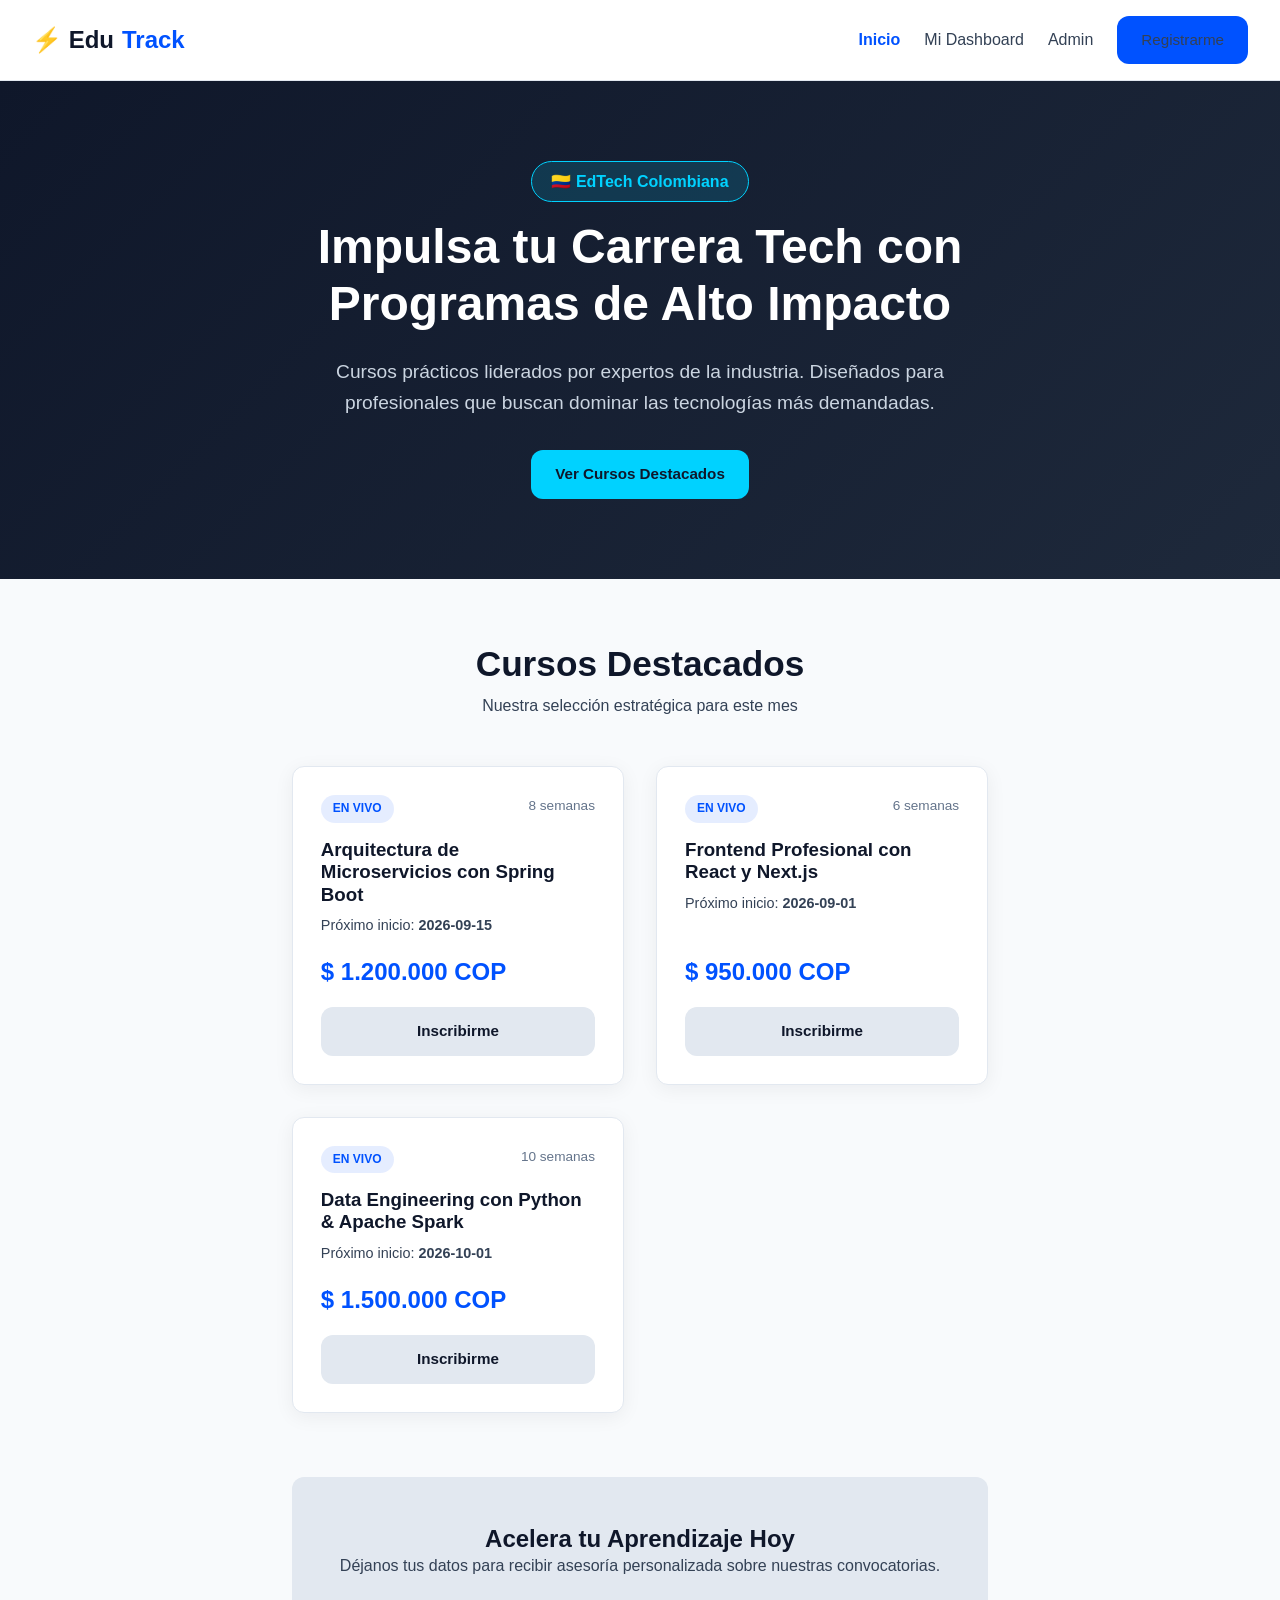
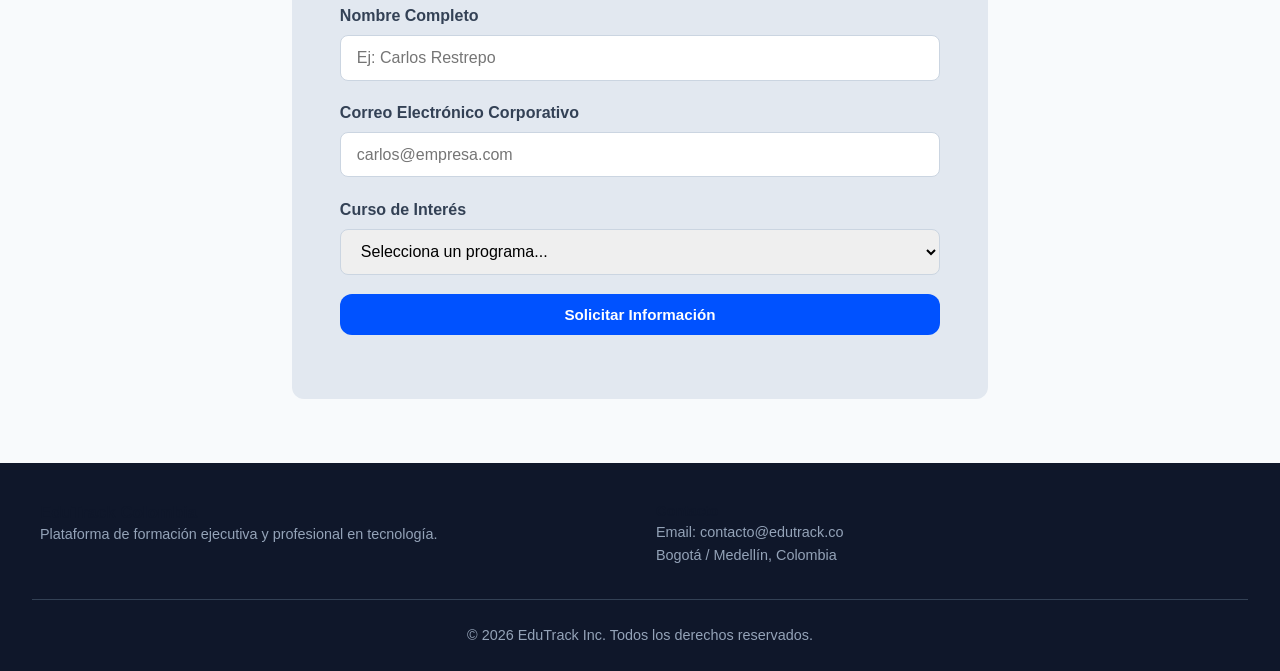
<file: index.html>
<!DOCTYPE html>
<html lang="es">
<head>
    <meta charset="UTF-8">
    <meta name="viewport" content="width=device-width, initial-scale=1.0">
    <title>EduTrack - Cursos de Tecnología para Profesionales</title>
    <link rel="stylesheet" href="./css/estilos.css">
    <link rel="stylesheet" href="./css/landing.css">
</head>
<body>

    <nav class="navbar">
        <div class="logo-container">
            ⚡ Edu<span class="logo-accent">Track</span>
        </div>
        <ul class="nav-links">
            <li><a href="index.html" class="active">Inicio</a></li>
            <li><a href="student-dashboard.html">Mi Dashboard</a></li>
            <li><a href="admin-dashboard.html">Admin</a></li>
            <li><a href="#registro" class="btn btn-primary">Registrarme</a></li>
        </ul>
    </nav>

    <header class="hero">
        <span class="hero-tag">🇨🇴 EdTech Colombiana</span>
        <h1>Impulsa tu Carrera Tech con Programas de Alto Impacto</h1>
        <p>Cursos prácticos liderados por expertos de la industria. Diseñados para profesionales que buscan dominar las tecnologías más demandadas.</p>
        <a href="#cursos" class="btn btn-accent">Ver Cursos Destacados</a>
    </header>

    <main class="container">
        <section id="cursos">
            <div class="section-title">
                <h2>Cursos Destacados</h2>
                <p>Nuestra selección estratégica para este mes</p>
            </div>
            <div id="featured-courses-container" class="featured-grid">
                <!-- Se cargan dinámicamente 2 a 3 tarjetas -->
            </div>
        </section>

        <section id="registro" class="conversion-section">
            <h2>Acelera tu Aprendizaje Hoy</h2>
            <p style="margin-bottom: 1.5rem;">Déjanos tus datos para recibir asesoría personalizada sobre nuestras convocatorias.</p>
            <form id="lead-form">
                <div class="form-group">
                    <label for="fullName">Nombre Completo</label>
                    <input type="text" id="fullName" placeholder="Ej: Carlos Restrepo" required>
                </div>
                <div class="form-group">
                    <label for="email">Correo Electrónico Corporativo</label>
                    <input type="email" id="email" placeholder="carlos@empresa.com" required>
                </div>
                <div class="form-group">
                    <label for="interestCourse">Curso de Interés</label>
                    <select id="interestCourse" required>
                        <option value="">Selecciona un programa...</option>
                    </select>
                </div>
                <button type="submit" class="btn btn-primary" style="width: 100%;">Solicitar Información</button>
            </form>
            <div id="form-message" style="margin-top: 1rem; font-weight: 600; color: #16a34a;"></div>
        </section>
    </main>

    <footer class="footer">
        <div class="footer-content">
            <div>
                <h3>EduTrack Colombia</h3>
                <p>Plataforma de formación ejecutiva y profesional en tecnología.</p>
            </div>
            <div>
                <h4>Contacto</h4>
                <p>Email: contacto@edutrack.co</p>
                <p>Bogotá / Medellín, Colombia</p>
            </div>
        </div>
        <div class="footer-bottom">
            &copy; 2026 EduTrack Inc. Todos los derechos reservados.
        </div>
    </footer>

    <script src="./js/data/courses.js"></script>
    <script src="./js/data/students.js"></script>
    <script src="./js/app.js"></script>
    <script src="./js/landing.js"></script>
</body>
</html>
</file>
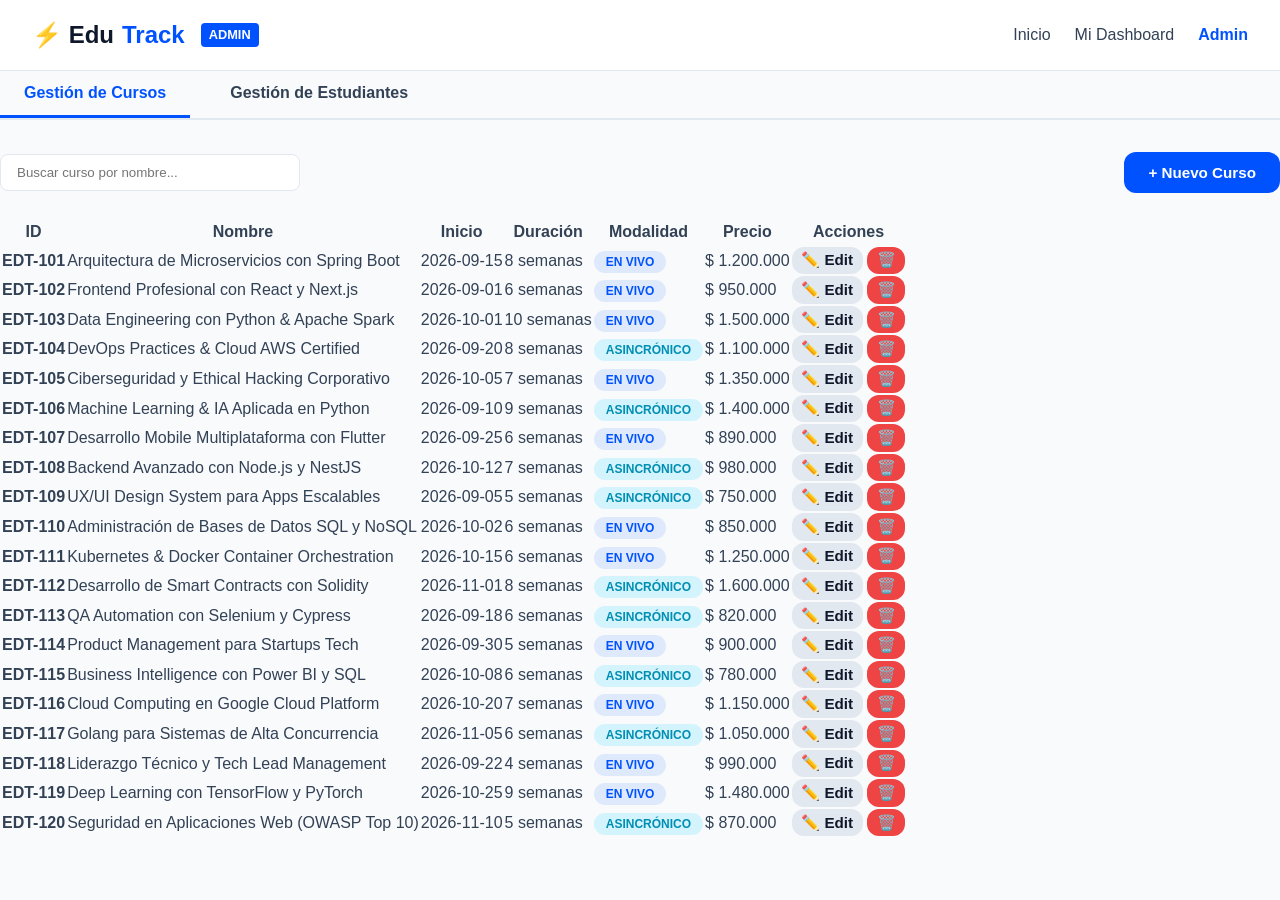
<file: admin-dashboard.html>
<!DOCTYPE html>
<html lang="es">
<head>
    <meta charset="UTF-8">
    <meta name="viewport" content="width=device-width, initial-scale=1.0">
    <title>EduTrack - Administración CRUD</title>
    <link rel="stylesheet" href="./css/estilos.css">
    <link rel="stylesheet" href="./css/admin.css">
</head>
<body>

    <nav class="navbar">
        <div class="logo-container">
            ⚡ Edu<span class="logo-accent">Track</span> <span style="font-size: 0.8rem; background: #0052FF; color: white; padding: 2px 8px; border-radius: 4px; margin-left: 8px;">ADMIN</span>
        </div>
        <ul class="nav-links">
            <li><a href="index.html">Inicio</a></li>
            <li><a href="student-dashboard.html">Mi Dashboard</a></li>
            <li><a href="admin-dashboard.html" class="active">Admin</a></li>
        </ul>
    </nav>

    <main class="container">
        <div class="admin-tabs">
            <button class="tab-btn active" onclick="switchTab('courses')">Gestión de Cursos</button>
            <button class="tab-btn" onclick="switchTab('students')">Gestión de Estudiantes</button>
        </div>

        <!-- Seccion Cursos -->
        <section id="section-courses">
            <div class="admin-toolbar">
                <input type="text" id="search-course" class="search-input" placeholder="Buscar curso por nombre...">
                <button class="btn btn-primary" onclick="openCourseModal()">+ Nuevo Curso</button>
            </div>
            <div class="table-responsive">
                <table class="custom-table">
                    <thead>
                        <tr>
                            <th>ID</th>
                            <th>Nombre</th>
                            <th>Inicio</th>
                            <th>Duración</th>
                            <th>Modalidad</th>
                            <th>Precio</th>
                            <th>Acciones</th>
                        </tr>
                    </thead>
                    <tbody id="admin-courses-body"></tbody>
                </table>
            </div>
        </section>

        <!-- Seccion Estudiantes -->
        <section id="section-students" style="display: none;">
            <div class="admin-toolbar">
                <input type="text" id="search-student" class="search-input" placeholder="Buscar estudiante por nombre o correo...">
                <button class="btn btn-primary" onclick="openStudentModal()">+ Nuevo Estudiante</button>
            </div>
            <div class="table-responsive">
                <table class="custom-table">
                    <thead>
                        <tr>
                            <th>Nombre Completo</th>
                            <th>Correo</th>
                            <th>Inscripción</th>
                            <th>Inversión</th>
                            <th>Acciones</th>
                        </tr>
                    </thead>
                    <tbody id="admin-students-body"></tbody>
                </table>
            </div>
        </section>
    </main>

    <!-- Modal Curso -->
    <div id="course-modal" class="modal-overlay">
        <div class="modal-card">
            <h3 id="course-modal-title">Nuevo Curso</h3>
            <form id="course-form" style="margin-top: 1rem;">
                <input type="hidden" id="course-index">
                <div class="form-group">
                    <label>ID Curso</label>
                    <input type="text" id="course-id" required>
                </div>
                <div class="form-group">
                    <label>Nombre del Curso</label>
                    <input type="text" id="course-name" required>
                </div>
                <div class="form-group">
                    <label>Fecha de Inicio</label>
                    <input type="date" id="course-date" required>
                </div>
                <div class="form-group">
                    <label>Duración</label>
                    <input type="text" id="course-duration" placeholder="Ej: 8 semanas" required>
                </div>
                <div class="form-group">
                    <label>Modalidad</label>
                    <select id="course-async">
                        <option value="false">En Vivo (Sincrónico)</option>
                        <option value="true">Asincrónico</option>
                    </select>
                </div>
                <div class="form-group">
                    <label>Valor (COP)</label>
                    <input type="number" id="course-price" step="50000" required>
                </div>
                <div style="display: flex; gap: 1rem; justify-content: flex-end; margin-top: 1.5rem;">
                    <button type="button" class="btn btn-secondary" onclick="closeModals()">Cancelar</button>
                    <button type="submit" class="btn btn-primary">Guardar</button>
                </div>
            </form>
        </div>
    </div>

    <!-- Modal Estudiante -->
    <div id="student-modal" class="modal-overlay">
        <div class="modal-card">
            <h3 id="student-modal-title">Nuevo Estudiante</h3>
            <form id="student-form" style="margin-top: 1rem;">
                <input type="hidden" id="student-index">
                <div class="form-group">
                    <label>Nombre Completo</label>
                    <input type="text" id="student-fullname" required>
                </div>
                <div class="form-group">
                    <label>Correo Electrónico</label>
                    <input type="email" id="student-email-input" required>
                </div>
                <div class="form-group">
                    <label>Fecha Nacimiento</label>
                    <input type="date" id="student-dob" required>
                </div>
                <div class="form-group">
                    <label>Inversión Total (COP)</label>
                    <input type="number" id="student-investment-input" required>
                </div>
                <div style="display: flex; gap: 1rem; justify-content: flex-end; margin-top: 1.5rem;">
                    <button type="button" class="btn btn-secondary" onclick="closeModals()">Cancelar</button>
                    <button type="submit" class="btn btn-primary">Guardar</button>
                </div>
            </form>
        </div>
    </div>

    <script src="./js/data/courses.js"></script>
    <script src="./js/data/students.js"></script>
    <script src="./js/app.js"></script>
    <script src="./js/admin.js"></script>
</body>
</html>
</file>
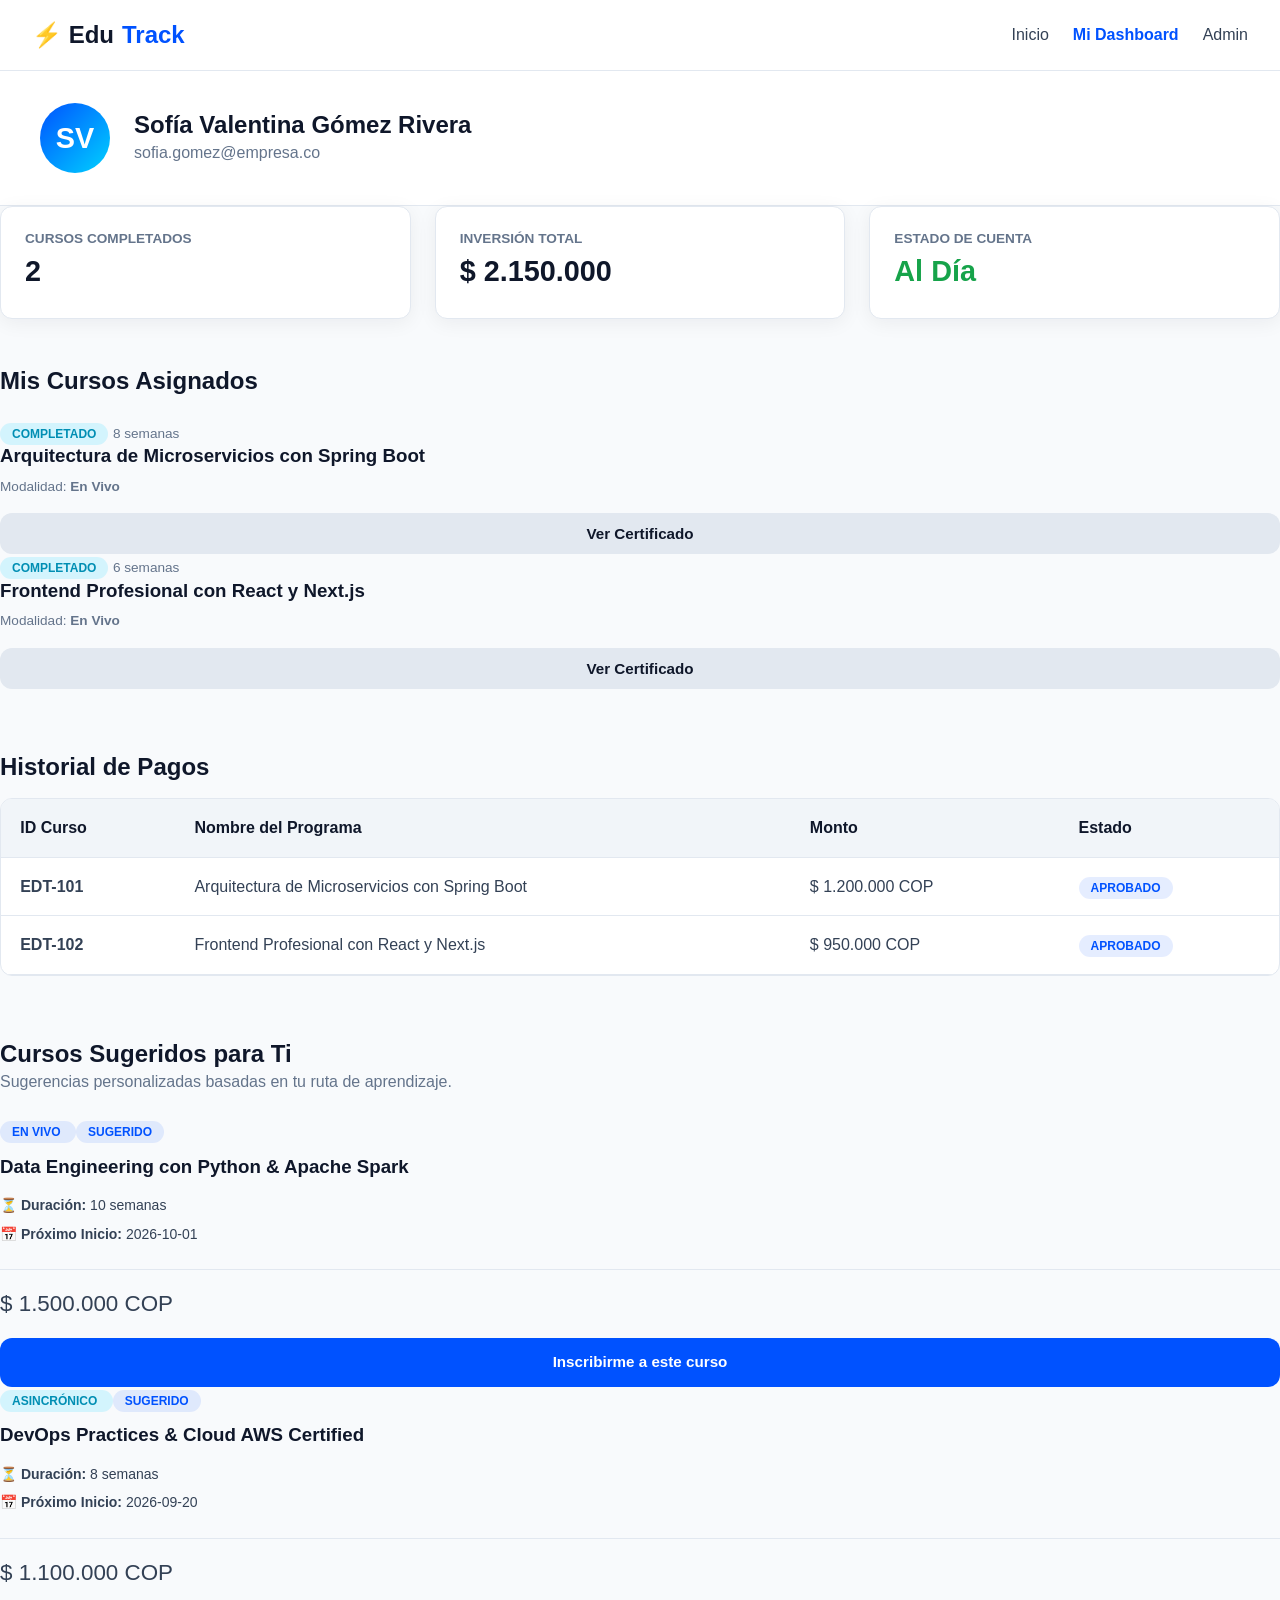
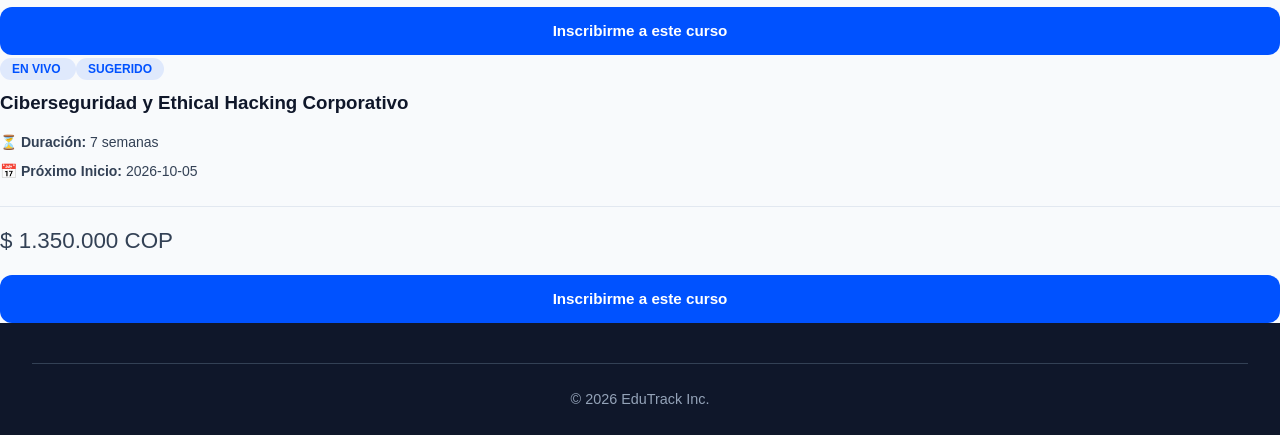
<file: student-dashboard.html>
<!DOCTYPE html>
<html lang="es">
<head>
    <meta charset="UTF-8">
    <meta name="viewport" content="width=device-width, initial-scale=1.0">
    <title>EduTrack - Portal del Estudiante</title>
    <link rel="stylesheet" href="./css/estilos.css">
    <link rel="stylesheet" href="./css/student.css">
</head>
<body>

    <nav class="navbar">
        <div class="logo-container">
            ⚡ Edu<span class="logo-accent">Track</span>
        </div>
        <ul class="nav-links">
            <li><a href="index.html">Inicio</a></li>
            <li><a href="student-dashboard.html" class="active">Mi Dashboard</a></li>
            <li><a href="admin-dashboard.html">Admin</a></li>
        </ul>
    </nav>

    <div class="dashboard-header">
        <div class="profile-card">
            <div class="avatar" id="student-avatar">SG</div>
            <div>
                <h2 id="student-name">Cargando...</h2>
                <p id="student-email" style="color: #64748b;">cargando@correo.com</p>
            </div>
        </div>
    </div>

    <main class="container">
        <div class="stats-container">
            <div class="stat-box">
                <h4>Cursos Completados</h4>
                <p id="stat-completed">0</p>
            </div>
            <div class="stat-box">
                <h4>Inversión Total</h4>
                <p id="stat-investment">$0</p>
            </div>
            <div class="stat-box">
                <h4>Estado de Cuenta</h4>
                <p style="color: #16a34a;">Al Día</p>
            </div>
        </div>

        <section style="margin-bottom: 4rem;">
            <h2>Mis Cursos Asignados</h2>
            <div id="assigned-courses-grid" class="featured-grid" style="margin-top: 1.5rem;">
                <!-- Cursos asignados -->
            </div>
        </section>

        <section style="margin-bottom: 4rem;">
            <h2>Historial de Pagos</h2>
            <div class="table-responsive">
                <table class="custom-table">
                    <thead>
                        <tr>
                            <th>ID Curso</th>
                            <th>Nombre del Programa</th>
                            <th>Monto</th>
                            <th>Estado</th>
                        </tr>
                    </thead>
                    <tbody id="payment-history-body">
                        <!-- Transacciones -->
                    </tbody>
                </table>
            </div>
        </section>

        <section>
            <h2>Cursos Sugeridos para Ti</h2>
            <p style="margin-bottom: 1.5rem; color: #64748b;">Sugerencias personalizadas basadas en tu ruta de aprendizaje.</p>
            <div id="recommended-courses-grid" class="featured-grid">
                <!-- Sugerencias -->
            </div>
        </section>
    </main>

    <footer class="footer">
        <div class="footer-bottom">&copy; 2026 EduTrack Inc.</div>
    </footer>

    <script src="js/data/courses.js"></script>
    <script src="js/data/students.js"></script>
    <script src="js/app.js"></script>
    <script src="js/student.js"></script>
</body>
</html>
</file>
<file: css/estilos.css>
:root {
    --color-de-fondo: #F8FAFC;            /* Soft Slate */
    --color-de-fondo-secundario: #E2E8F0; /* Light Slate */
    --color-de-tarjetas: #FFFFFF;         /* Blanco puro */
    --color-de-titulos: #0F172A;          /* Dark Slate */
    --color-de-enlace: #0052FF;           /* Tech Blue */
    --color-de-texto: #334155;            /* Slate Oscuro */
    --color-detalles: #00D2FF;            /* Electric Cyan */
    
    --fuente-titulos: 'Roboto', sans-serif;
    --fuente-cuerpo: 'Inter', sans-serif;
    
    --sombra-suave: 0 4px 20px rgba(15, 23, 42, 0.06);
    --sombra-fuerte: 0 10px 30px rgba(15, 23, 42, 0.12);
    --radio-borde: 12px;
}

* {
    margin: 0;
    padding: 0;
    box-sizing: border-box;
}

body {
    font-family: var(--fuente-cuerpo);
    background-color: var(--color-de-fondo);
    color: var(--color-de-texto);
    line-height: 1.6;
    display: flex;
    flex-direction: column;
    min-height: 100vh;
}

h1, h2, h3, h4, h5, h6 {
    font-family: var(--fuente-titulos);
    color: var(--color-de-titulos);
    line-height: 1.2;
}

a {
    color: var(--color-de-enlace);
    text-decoration: none;
    transition: all 0.2s ease;
}

a:hover {
    color: #003ebd;
}

/* Header & Navbar */
.navbar {
    background-color: var(--color-de-tarjetas);
    border-bottom: 1px solid var(--color-de-fondo-secundario);
    padding: 1rem 2rem;
    display: flex;
    justify-content: space-between;
    align-items: center;
    position: sticky;
    top: 0;
    z-index: 100;
}

.logo-container {
    display: flex;
    align-items: center;
    gap: 0.5rem;
    font-weight: 900;
    font-size: 1.5rem;
    font-family: var(--fuente-titulos);
    color: var(--color-de-titulos);
}

.logo-accent {
    color: var(--color-de-enlace);
}

.nav-links {
    display: flex;
    align-items: center;
    gap: 1.5rem;
    list-style: none;
}

.nav-links a {
    font-weight: 500;
    color: var(--color-de-texto);
}

.nav-links a.active {
    color: var(--color-de-enlace);
    font-weight: 700;
}

/* Botones */
.btn {
    display: inline-flex;
    align-items: center;
    justify-content: center;
    padding: 0.75rem 1.5rem;
    font-size: 0.95rem;
    font-weight: 600;
    border-radius: var(--radio-borde);
    border: none;
    cursor: pointer;
    transition: all 0.25s ease;
    gap: 0.5rem;
}

.btn-primary {
    background-color: var(--color-de-enlace);
    color: #ffffff;
}

.btn-primary:hover {
    background-color: #0043d4;
    transform: translateY(-2px);
    box-shadow: 0 4px 12px rgba(0, 82, 255, 0.3);
}

.btn-secondary {
    background-color: var(--color-de-fondo-secundario);
    color: var(--color-de-titulos);
}

.btn-secondary:hover {
    background-color: #cbd5e1;
}

.btn-accent {
    background-color: var(--color-detalles);
    color: var(--color-de-titulos);
}

.btn-danger {
    background-color: #ef4444;
    color: #ffffff;
}

.btn-danger:hover {
    background-color: #dc2626;
}

/* Footer */
.footer {
    margin-top: auto;
    background-color: var(--color-de-titulos);
    color: #94a3b8;
    padding: 2.5rem 2rem 1.5rem;
    font-size: 0.9rem;
}

.footer-content {
    max-width: 1200px;
    margin: 0 auto;
    display: grid;
    grid-template-columns: repeat(auto-fit, minmax(250px, 1fr));
    gap: 2rem;
    margin-bottom: 2rem;
}

.footer-bottom {
    text-align: center;
    padding-top: 1.5rem;
    border-top: 1px solid #334155;
}

/* Badges */
.badge {
    padding: 0.25rem 0.75rem;
    font-size: 0.75rem;
    font-weight: 700;
    border-radius: 50px;
    text-transform: uppercase;
}

.badge-cyan {
    background-color: rgba(0, 210, 255, 0.15);
    color: #008eb3;
}

.badge-blue {
    background-color: rgba(0, 82, 255, 0.1);
    color: var(--color-de-enlace);
}

/* Responsive UI */
@media (max-width: 768px) {
    .navbar {
        flex-direction: column;
        gap: 1rem;
    }
}
</file>
<file: css/landing.css>
.hero {
    background: linear-gradient(135deg, #0F172A 0%, #1E293B 100%);
    color: #ffffff;
    padding: 5rem 2rem;
    text-align: center;
    position: relative;
    overflow: hidden;
}

.hero h1 {
    color: #ffffff;
    font-size: 3rem;
    max-width: 800px;
    margin: 0 auto 1.5rem;
}

.hero p {
    font-size: 1.2rem;
    color: #cbd5e1;
    max-width: 650px;
    margin: 0 auto 2rem;
}

.hero-tag {
    display: inline-block;
    background-color: rgba(0, 210, 255, 0.15);
    color: var(--color-detalles);
    padding: 0.4rem 1.2rem;
    border-radius: 50px;
    font-weight: 700;
    margin-bottom: 1rem;
    border: 1px solid var(--color-detalles);
}

.container {
    max-width: 1200px;
    margin: 0 auto;
    padding: 4rem 2rem;
}

.section-title {
    text-align: center;
    margin-bottom: 3rem;
}

.section-title h2 {
    font-size: 2.2rem;
    margin-bottom: 0.5rem;
}

.featured-grid {
    display: grid;
    grid-template-columns: repeat(auto-fit, minmax(320px, 1fr));
    gap: 2rem;
}

.course-card {
    background: var(--color-de-tarjetas);
    border: 1px solid var(--color-de-fondo-secundario);
    border-radius: var(--radio-borde);
    padding: 1.75rem;
    box-shadow: var(--sombra-suave);
    display: flex;
    flex-direction: column;
    justify-content: space-between;
    transition: transform 0.25s ease, box-shadow 0.25s ease;
}

.course-card:hover {
    transform: translateY(-5px);
    box-shadow: var(--sombra-fuerte);
}

.course-card-header {
    display: flex;
    justify-content: space-between;
    align-items: flex-start;
    margin-bottom: 1rem;
}

.course-price {
    font-size: 1.5rem;
    font-weight: 900;
    color: var(--color-de-enlace);
    margin: 1rem 0;
}

/* Formulario Lead */
.conversion-section {
    background-color: var(--color-de-fondo-secundario);
    border-radius: var(--radio-borde);
    padding: 3rem;
    max-width: 700px;
    margin: 4rem auto 0;
    text-align: center;
}

.form-group {
    margin-bottom: 1.2rem;
    text-align: left;
}

.form-group label {
    display: block;
    margin-bottom: 0.4rem;
    font-weight: 600;
}

.form-group input, .form-group select {
    width: 100%;
    padding: 0.8rem 1rem;
    border-radius: 8px;
    border: 1px solid #cbd5e1;
    font-size: 1rem;
    font-family: var(--fuente-cuerpo);
}
</file>
<file: css/admin.css>
.admin-toolbar {
    display: flex;
    justify-content: space-between;
    align-items: center;
    margin-bottom: 1.5rem;
    gap: 1rem;
    flex-wrap: wrap;
}

.search-input {
    padding: 0.6rem 1rem;
    border-radius: 8px;
    border: 1px solid var(--color-de-fondo-secundario);
    width: 300px;
}

.admin-tabs {
    display: flex;
    gap: 1rem;
    border-bottom: 2px solid var(--color-de-fondo-secundario);
    margin-bottom: 2rem;
}

.tab-btn {
    padding: 0.8rem 1.5rem;
    background: none;
    border: none;
    font-weight: 700;
    font-size: 1rem;
    color: var(--color-de-texto);
    cursor: pointer;
    border-bottom: 3px solid transparent;
}

.tab-btn.active {
    color: var(--color-de-enlace);
    border-bottom-color: var(--color-de-enlace);
}

/* Modales */
.modal-overlay {
    position: fixed;
    top: 0;
    left: 0;
    width: 100%;
    height: 100%;
    background: rgba(15, 23, 42, 0.6);
    backdrop-filter: blur(4px);
    display: flex;
    align-items: center;
    justify-content: center;
    z-index: 1000;
    opacity: 0;
    pointer-events: none;
    transition: opacity 0.3s ease;
}

.modal-overlay.active {
    opacity: 1;
    pointer-events: all;
}

.modal-card {
    background: var(--color-de-tarjetas);
    border-radius: var(--radio-borde);
    padding: 2rem;
    width: 100%;
    max-width: 550px;
    max-height: 90vh;
    overflow-y: auto;
    box-shadow: var(--sombra-fuerte);
}
</file>
<file: css/student.css>
.dashboard-header {
    background: var(--color-de-tarjetas);
    border-bottom: 1px solid var(--color-de-fondo-secundario);
    padding: 2rem;
}

.profile-card {
    display: flex;
    align-items: center;
    gap: 1.5rem;
    max-width: 1200px;
    margin: 0 auto;
}

.avatar {
    width: 70px;
    height: 70px;
    background: linear-gradient(135deg, var(--color-de-enlace), var(--color-detalles));
    color: #ffffff;
    font-size: 1.8rem;
    font-weight: 900;
    border-radius: 50%;
    display: flex;
    align-items: center;
    justify-content: center;
}

.stats-container {
    display: grid;
    grid-template-columns: repeat(auto-fit, minmax(200px, 1fr));
    gap: 1.5rem;
    margin-bottom: 3rem;
}

.stat-box {
    background: var(--color-de-tarjetas);
    padding: 1.5rem;
    border-radius: var(--radio-borde);
    border: 1px solid var(--color-de-fondo-secundario);
    box-shadow: var(--sombra-suave);
}

.stat-box h4 {
    color: #64748b;
    font-size: 0.85rem;
    text-transform: uppercase;
}

.stat-box p {
    font-size: 1.8rem;
    font-weight: 800;
    color: var(--color-de-titulos);
}

.table-responsive {
    width: 100%;
    overflow-x: auto;
    background: var(--color-de-tarjetas);
    border-radius: var(--radio-borde);
    border: 1px solid var(--color-de-fondo-secundario);
    margin-top: 1rem;
}

.custom-table {
    width: 100%;
    border-collapse: collapse;
    text-align: left;
}

.custom-table th, .custom-table td {
    padding: 1rem 1.2rem;
    border-bottom: 1px solid var(--color-de-fondo-secundario);
}

.custom-table th {
    background-color: #f1f5f9;
    font-weight: 700;
    color: var(--color-de-titulos);
}
</file>
